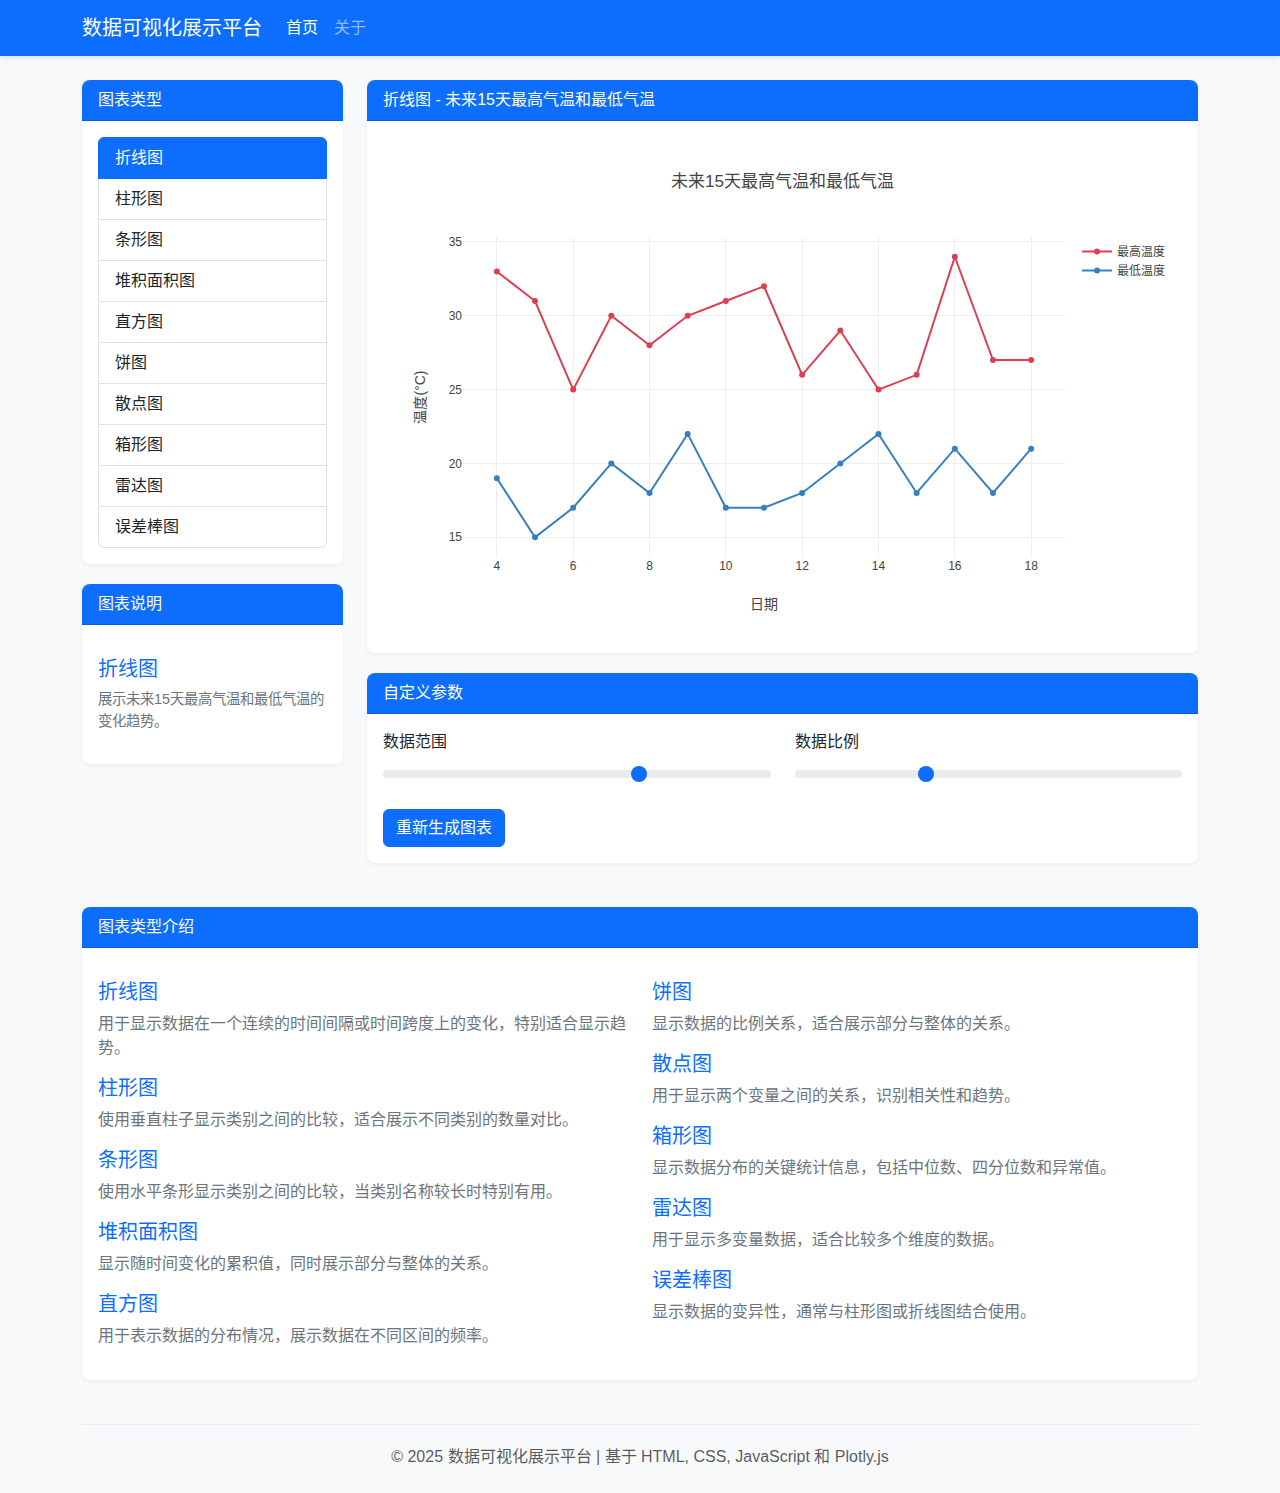
<file: index.html>
<!DOCTYPE html>
<html lang="zh-CN">
<head>
    <meta charset="UTF-8">
    <meta name="viewport" content="width=device-width, initial-scale=1.0">
    <title>数据可视化展示平台</title>
    <!-- 引入Bootstrap CSS -->
    <link href="https://cdn.jsdelivr.net/npm/bootstrap@5.1.3/dist/css/bootstrap.min.css" rel="stylesheet">
    <!-- 引入Plotly.js -->
    <script src="https://cdn.plot.ly/plotly-latest.min.js"></script>
    <!-- 引入自定义CSS -->
    <link rel="stylesheet" href="style.css">
</head>
<body>
    <nav class="navbar navbar-expand-lg navbar-dark bg-primary">
        <div class="container">
            <a class="navbar-brand" href="#">数据可视化展示平台</a>
            <button class="navbar-toggler" type="button" data-bs-toggle="collapse" data-bs-target="#navbarNav">
                <span class="navbar-toggler-icon"></span>
            </button>
            <div class="collapse navbar-collapse" id="navbarNav">
                <ul class="navbar-nav">
                    <li class="nav-item">
                        <a class="nav-link active" href="#">首页</a>
                    </li>
                    <li class="nav-item">
                        <a class="nav-link" href="#about">关于</a>
                    </li>
                </ul>
            </div>
        </div>
    </nav>

    <div class="container mt-4">
        <div class="row">
            <div class="col-md-3">
                <div class="card">
                    <div class="card-header bg-primary text-white">
                        图表类型
                    </div>
                    <div class="card-body">
                        <div class="list-group">
                            <button class="list-group-item list-group-item-action active" data-chart-type="line">折线图</button>
                            <button class="list-group-item list-group-item-action" data-chart-type="bar">柱形图</button>
                            <button class="list-group-item list-group-item-action" data-chart-type="barh">条形图</button>
                            <button class="list-group-item list-group-item-action" data-chart-type="area">堆积面积图</button>
                            <button class="list-group-item list-group-item-action" data-chart-type="histogram">直方图</button>
                            <button class="list-group-item list-group-item-action" data-chart-type="pie">饼图</button>
                            <button class="list-group-item list-group-item-action" data-chart-type="scatter">散点图</button>
                            <button class="list-group-item list-group-item-action" data-chart-type="box">箱形图</button>
                            <button class="list-group-item list-group-item-action" data-chart-type="radar">雷达图</button>
                            <button class="list-group-item list-group-item-action" data-chart-type="errorbar">误差棒图</button>
                        </div>
                    </div>
                </div>

                <div class="card mt-3">
                    <div class="card-header bg-primary text-white">
                        图表说明
                    </div>
                    <div class="card-body">
                        <div id="chart-description">
                            <h5>折线图</h5>
                            <p>展示未来15天最高气温和最低气温的变化趋势。</p>
                        </div>
                    </div>
                </div>
            </div>

            <div class="col-md-9">
                <div class="card">
                    <div class="card-header bg-primary text-white">
                        <span id="chart-title">折线图 - 未来15天最高气温和最低气温</span>
                    </div>
                    <div class="card-body">
                        <div id="chart-container"></div>
                    </div>
                </div>

                <div class="card mt-3">
                    <div class="card-header bg-primary text-white">
                        自定义参数
                    </div>
                    <div class="card-body">
                        <div class="row mb-3">
                            <div class="col-md-6">
                                <label for="data-range" class="form-label">数据范围</label>
                                <input type="range" class="form-range" id="data-range" min="5" max="20" value="15">
                            </div>
                            <div class="col-md-6">
                                <label for="data-scale" class="form-label">数据比例</label>
                                <input type="range" class="form-range" id="data-scale" min="0.5" max="2" step="0.1" value="1">
                            </div>
                        </div>
                        <button id="generate-btn" class="btn btn-primary">重新生成图表</button>
                    </div>
                </div>
            </div>
        </div>

        <div class="row mt-4">
            <div class="col-12">
                <div class="card">
                    <div class="card-header bg-primary text-white">
                        图表类型介绍
                    </div>
                    <div class="card-body">
                        <div class="row">
                            <div class="col-md-6">
                                <h5>折线图</h5>
                                <p>用于显示数据在一个连续的时间间隔或时间跨度上的变化，特别适合显示趋势。</p>
                                
                                <h5>柱形图</h5>
                                <p>使用垂直柱子显示类别之间的比较，适合展示不同类别的数量对比。</p>
                                
                                <h5>条形图</h5>
                                <p>使用水平条形显示类别之间的比较，当类别名称较长时特别有用。</p>
                                
                                <h5>堆积面积图</h5>
                                <p>显示随时间变化的累积值，同时展示部分与整体的关系。</p>
                                
                                <h5>直方图</h5>
                                <p>用于表示数据的分布情况，展示数据在不同区间的频率。</p>
                            </div>
                            <div class="col-md-6">
                                <h5>饼图</h5>
                                <p>显示数据的比例关系，适合展示部分与整体的关系。</p>
                                
                                <h5>散点图</h5>
                                <p>用于显示两个变量之间的关系，识别相关性和趋势。</p>
                                
                                <h5>箱形图</h5>
                                <p>显示数据分布的关键统计信息，包括中位数、四分位数和异常值。</p>
                                
                                <h5>雷达图</h5>
                                <p>用于显示多变量数据，适合比较多个维度的数据。</p>
                                
                                <h5>误差棒图</h5>
                                <p>显示数据的变异性，通常与柱形图或折线图结合使用。</p>
                            </div>
                        </div>
                    </div>
                </div>
            </div>
        </div>

        <footer class="mt-4 mb-4 text-center text-muted">
            <p>&copy; 2025 数据可视化展示平台 | 基于 HTML, CSS, JavaScript 和 Plotly.js</p>
        </footer>
    </div>

    <!-- 引入Bootstrap JS -->
    <script src="https://cdn.jsdelivr.net/npm/bootstrap@5.1.3/dist/js/bootstrap.bundle.min.js"></script>
    <!-- 引入jQuery -->
    <script src="https://cdn.jsdelivr.net/npm/jquery@3.6.0/dist/jquery.min.js"></script>
    <!-- 引入自定义JS -->
    <script src="script.js"></script>
</body>
</html>
</file>
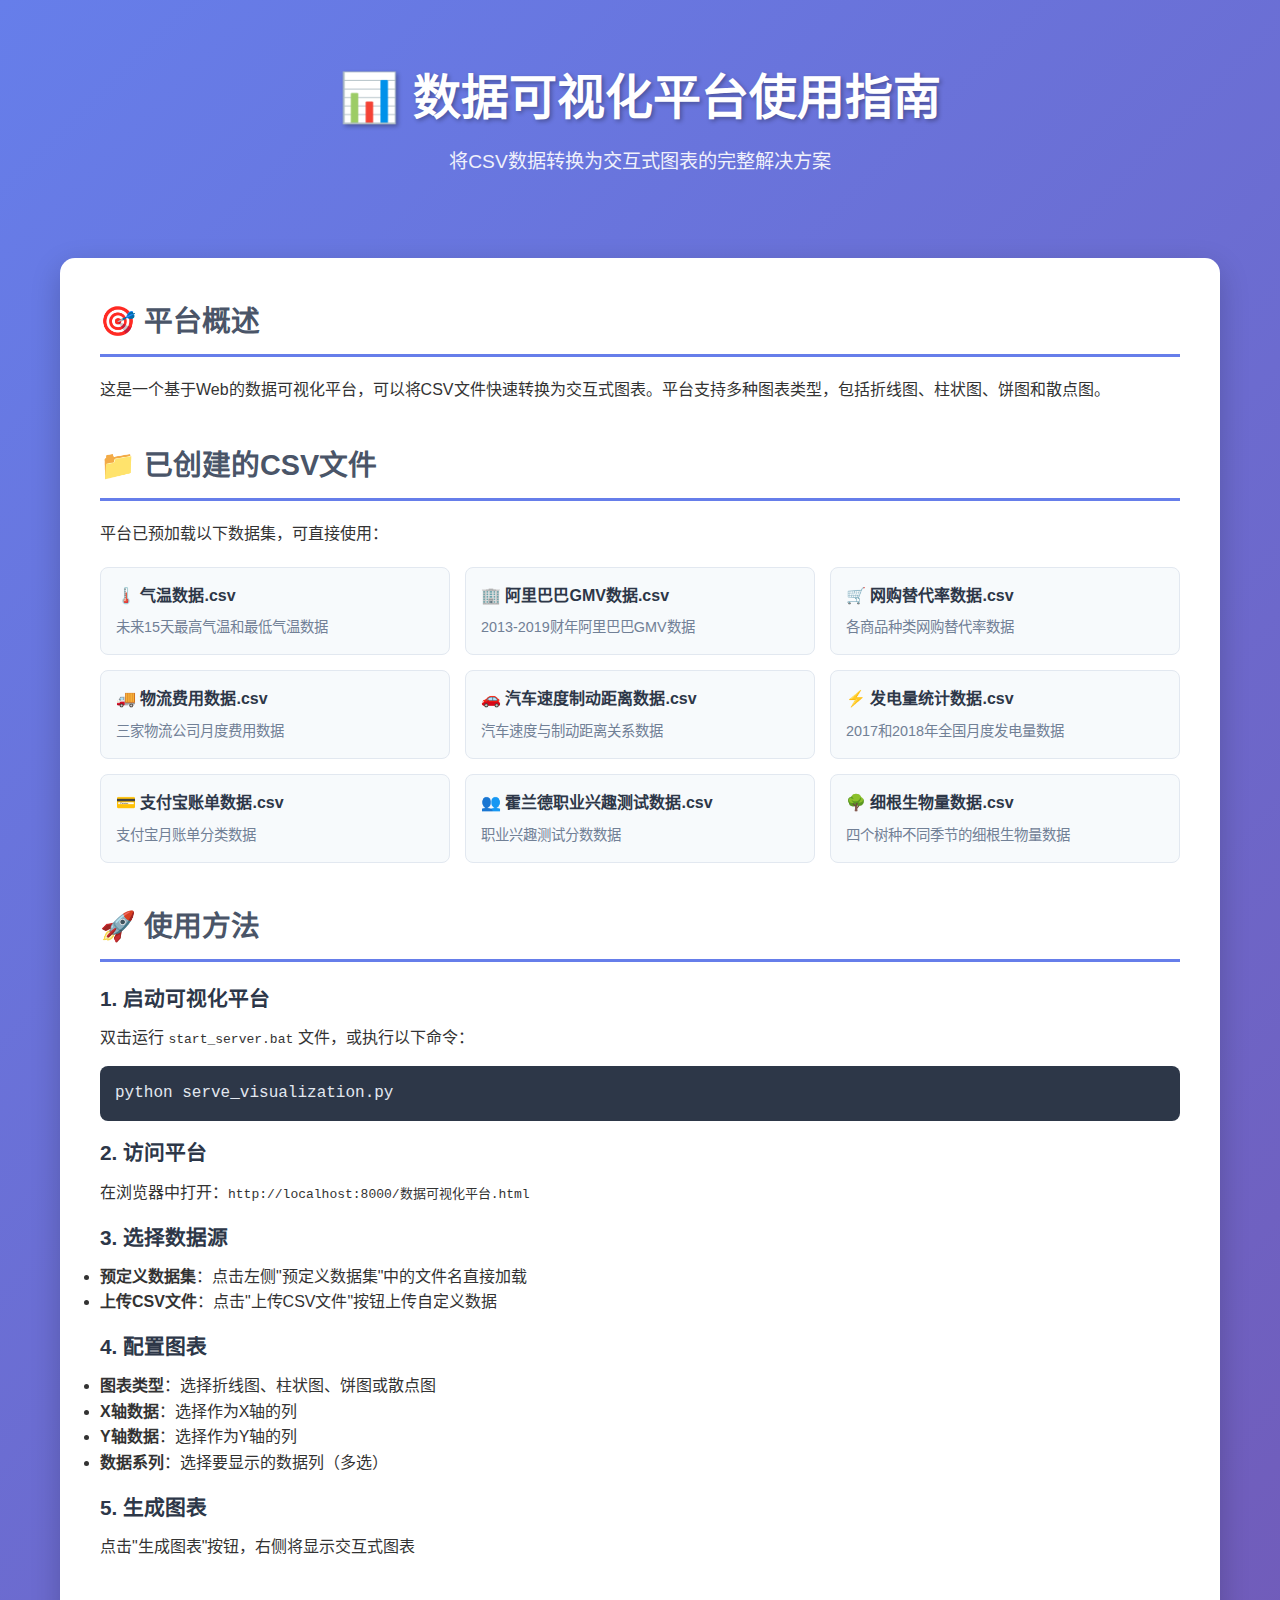
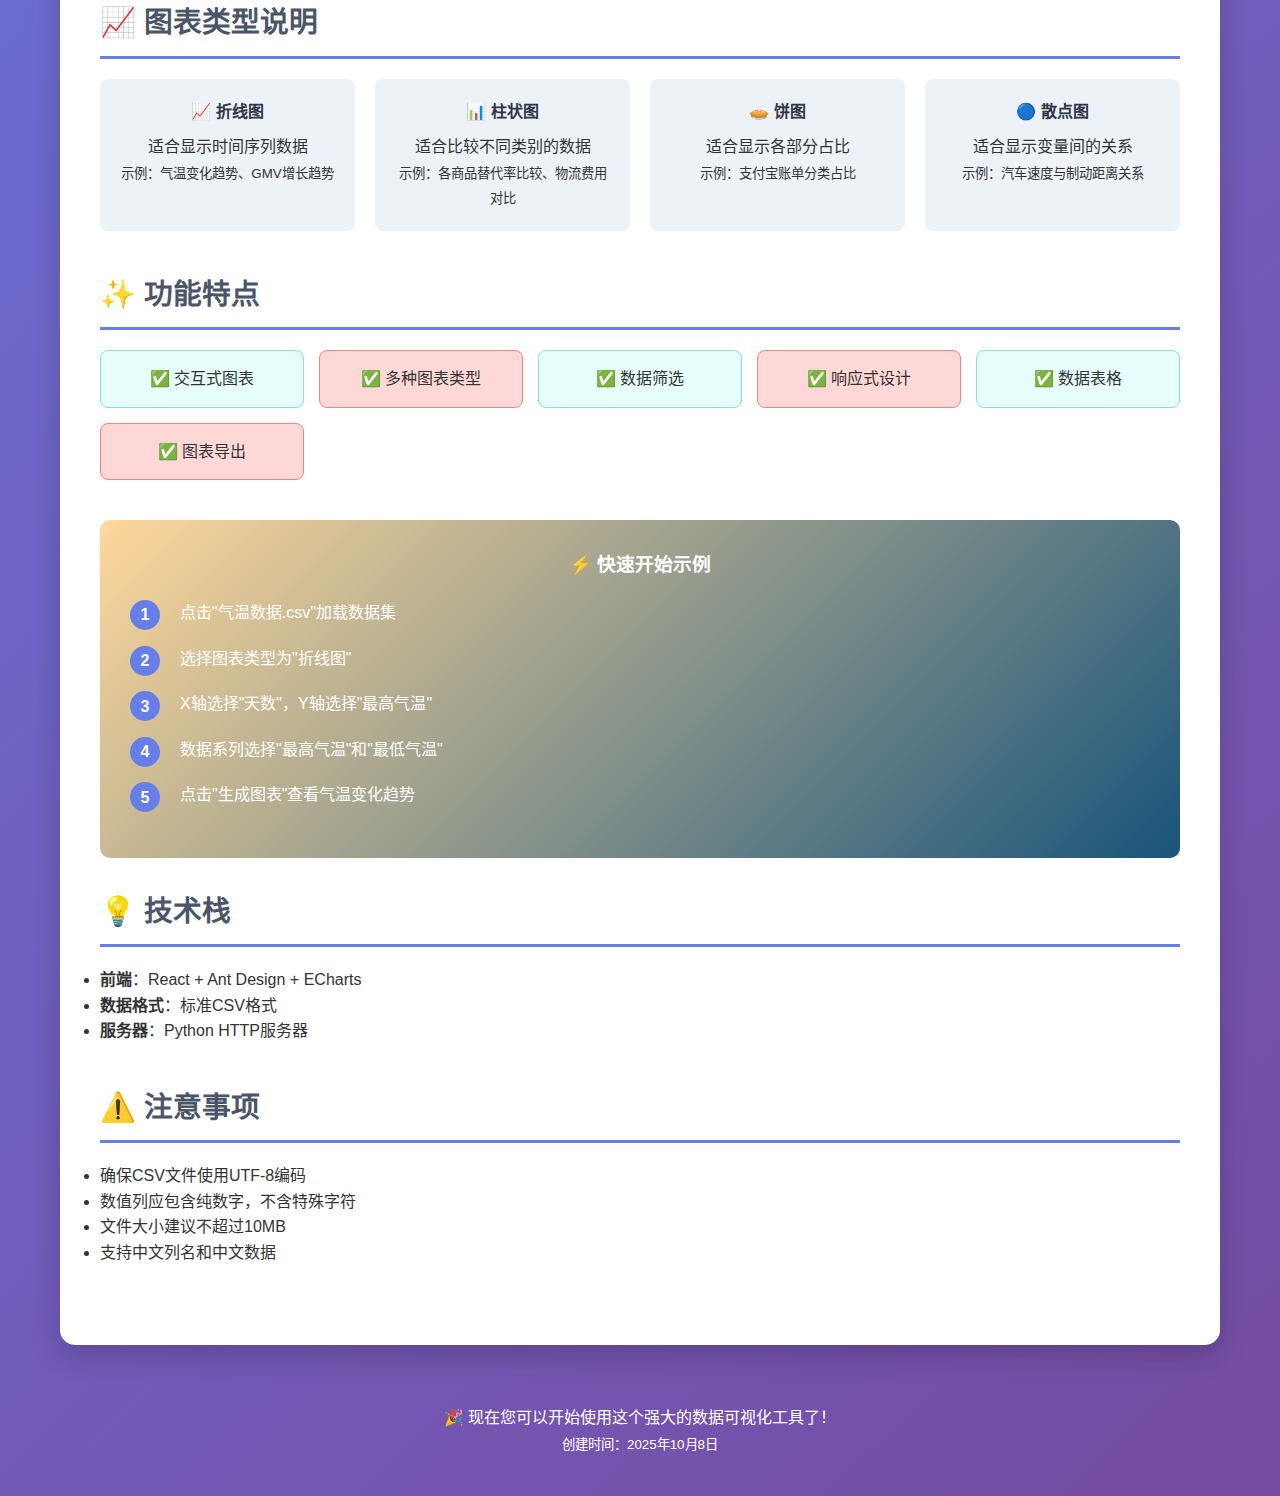
<file: 可视化平台使用指南.html>
<!DOCTYPE html>
<html lang="zh-CN">
<head>
    <meta charset="UTF-8">
    <meta name="viewport" content="width=device-width, initial-scale=1.0">
    <title>数据可视化平台使用指南</title>
    <style>
        * {
            margin: 0;
            padding: 0;
            box-sizing: border-box;
        }
        
        body {
            font-family: 'Segoe UI', Tahoma, Geneva, Verdana, sans-serif;
            line-height: 1.6;
            color: #333;
            background: linear-gradient(135deg, #667eea 0%, #764ba2 100%);
            min-height: 100vh;
        }
        
        .container {
            max-width: 1200px;
            margin: 0 auto;
            padding: 20px;
        }
        
        .header {
            text-align: center;
            color: white;
            margin-bottom: 40px;
            padding: 40px 0;
        }
        
        .header h1 {
            font-size: 3rem;
            margin-bottom: 10px;
            text-shadow: 2px 2px 4px rgba(0,0,0,0.3);
        }
        
        .header p {
            font-size: 1.2rem;
            opacity: 0.9;
        }
        
        .content {
            background: white;
            border-radius: 15px;
            box-shadow: 0 10px 30px rgba(0,0,0,0.2);
            padding: 40px;
            margin-bottom: 30px;
        }
        
        .section {
            margin-bottom: 40px;
        }
        
        .section h2 {
            color: #4a5568;
            border-bottom: 3px solid #667eea;
            padding-bottom: 10px;
            margin-bottom: 20px;
            font-size: 1.8rem;
        }
        
        .section h3 {
            color: #2d3748;
            margin: 15px 0 10px 0;
            font-size: 1.3rem;
        }
        
        .file-grid {
            display: grid;
            grid-template-columns: repeat(auto-fit, minmax(300px, 1fr));
            gap: 15px;
            margin: 20px 0;
        }
        
        .file-card {
            background: #f7fafc;
            border: 1px solid #e2e8f0;
            border-radius: 8px;
            padding: 15px;
            transition: transform 0.3s ease, box-shadow 0.3s ease;
        }
        
        .file-card:hover {
            transform: translateY(-2px);
            box-shadow: 0 5px 15px rgba(0,0,0,0.1);
        }
        
        .file-card h4 {
            color: #2d3748;
            margin-bottom: 8px;
        }
        
        .file-card p {
            color: #718096;
            font-size: 0.9rem;
        }
        
        .step-list {
            list-style-type: none;
            counter-reset: step-counter;
        }
        
        .step-list li {
            counter-increment: step-counter;
            margin-bottom: 20px;
            padding-left: 50px;
            position: relative;
        }
        
        .step-list li:before {
            content: counter(step-counter);
            background: #667eea;
            color: white;
            width: 30px;
            height: 30px;
            border-radius: 50%;
            display: flex;
            align-items: center;
            justify-content: center;
            position: absolute;
            left: 0;
            top: 0;
            font-weight: bold;
        }
        
        .chart-types {
            display: grid;
            grid-template-columns: repeat(auto-fit, minmax(250px, 1fr));
            gap: 20px;
            margin: 20px 0;
        }
        
        .chart-type {
            background: #edf2f7;
            padding: 20px;
            border-radius: 8px;
            text-align: center;
        }
        
        .chart-type h4 {
            color: #2d3748;
            margin-bottom: 10px;
        }
        
        .feature-grid {
            display: grid;
            grid-template-columns: repeat(auto-fit, minmax(200px, 1fr));
            gap: 15px;
            margin: 20px 0;
        }
        
        .feature {
            background: #e6fffa;
            border: 1px solid #81e6d9;
            border-radius: 8px;
            padding: 15px;
            text-align: center;
        }
        
        .feature:nth-child(even) {
            background: #fed7d7;
            border-color: #fc8181;
        }
        
        .code-block {
            background: #2d3748;
            color: #e2e8f0;
            padding: 15px;
            border-radius: 8px;
            margin: 15px 0;
            font-family: 'Courier New', monospace;
            overflow-x: auto;
        }
        
        .quick-start {
            background: linear-gradient(135deg, #ffd89b 0%, #19547b 100%);
            color: white;
            padding: 30px;
            border-radius: 10px;
            margin: 30px 0;
        }
        
        .quick-start h3 {
            color: white;
            text-align: center;
            margin-bottom: 20px;
        }
        
        .footer {
            text-align: center;
            color: white;
            padding: 20px;
            margin-top: 40px;
        }
        
        @media (max-width: 768px) {
            .header h1 {
                font-size: 2rem;
            }
            
            .content {
                padding: 20px;
            }
            
            .file-grid, .chart-types, .feature-grid {
                grid-template-columns: 1fr;
            }
        }
    </style>
</head>
<body>
    <div class="container">
        <div class="header">
            <h1>📊 数据可视化平台使用指南</h1>
            <p>将CSV数据转换为交互式图表的完整解决方案</p>
        </div>
        
        <div class="content">
            <div class="section">
                <h2>🎯 平台概述</h2>
                <p>这是一个基于Web的数据可视化平台，可以将CSV文件快速转换为交互式图表。平台支持多种图表类型，包括折线图、柱状图、饼图和散点图。</p>
            </div>
            
            <div class="section">
                <h2>📁 已创建的CSV文件</h2>
                <p>平台已预加载以下数据集，可直接使用：</p>
                
                <div class="file-grid">
                    <div class="file-card">
                        <h4>🌡️ 气温数据.csv</h4>
                        <p>未来15天最高气温和最低气温数据</p>
                    </div>
                    <div class="file-card">
                        <h4>🏢 阿里巴巴GMV数据.csv</h4>
                        <p>2013-2019财年阿里巴巴GMV数据</p>
                    </div>
                    <div class="file-card">
                        <h4>🛒 网购替代率数据.csv</h4>
                        <p>各商品种类网购替代率数据</p>
                    </div>
                    <div class="file-card">
                        <h4>🚚 物流费用数据.csv</h4>
                        <p>三家物流公司月度费用数据</p>
                    </div>
                    <div class="file-card">
                        <h4>🚗 汽车速度制动距离数据.csv</h4>
                        <p>汽车速度与制动距离关系数据</p>
                    </div>
                    <div class="file-card">
                        <h4>⚡ 发电量统计数据.csv</h4>
                        <p>2017和2018年全国月度发电量数据</p>
                    </div>
                    <div class="file-card">
                        <h4>💳 支付宝账单数据.csv</h4>
                        <p>支付宝月账单分类数据</p>
                    </div>
                    <div class="file-card">
                        <h4>👥 霍兰德职业兴趣测试数据.csv</h4>
                        <p>职业兴趣测试分数数据</p>
                    </div>
                    <div class="file-card">
                        <h4>🌳 细根生物量数据.csv</h4>
                        <p>四个树种不同季节的细根生物量数据</p>
                    </div>
                </div>
            </div>
            
            <div class="section">
                <h2>🚀 使用方法</h2>
                
                <h3>1. 启动可视化平台</h3>
                <p>双击运行 <code>start_server.bat</code> 文件，或执行以下命令：</p>
                <div class="code-block">python serve_visualization.py</div>
                
                <h3>2. 访问平台</h3>
                <p>在浏览器中打开：<code>http://localhost:8000/数据可视化平台.html</code></p>
                
                <h3>3. 选择数据源</h3>
                <ul>
                    <li><strong>预定义数据集</strong>：点击左侧"预定义数据集"中的文件名直接加载</li>
                    <li><strong>上传CSV文件</strong>：点击"上传CSV文件"按钮上传自定义数据</li>
                </ul>
                
                <h3>4. 配置图表</h3>
                <ul>
                    <li><strong>图表类型</strong>：选择折线图、柱状图、饼图或散点图</li>
                    <li><strong>X轴数据</strong>：选择作为X轴的列</li>
                    <li><strong>Y轴数据</strong>：选择作为Y轴的列</li>
                    <li><strong>数据系列</strong>：选择要显示的数据列（多选）</li>
                </ul>
                
                <h3>5. 生成图表</h3>
                <p>点击"生成图表"按钮，右侧将显示交互式图表</p>
            </div>
            
            <div class="section">
                <h2>📈 图表类型说明</h2>
                
                <div class="chart-types">
                    <div class="chart-type">
                        <h4>📈 折线图</h4>
                        <p>适合显示时间序列数据</p>
                        <p><small>示例：气温变化趋势、GMV增长趋势</small></p>
                    </div>
                    <div class="chart-type">
                        <h4>📊 柱状图</h4>
                        <p>适合比较不同类别的数据</p>
                        <p><small>示例：各商品替代率比较、物流费用对比</small></p>
                    </div>
                    <div class="chart-type">
                        <h4>🥧 饼图</h4>
                        <p>适合显示各部分占比</p>
                        <p><small>示例：支付宝账单分类占比</small></p>
                    </div>
                    <div class="chart-type">
                        <h4>🔵 散点图</h4>
                        <p>适合显示变量间的关系</p>
                        <p><small>示例：汽车速度与制动距离关系</small></p>
                    </div>
                </div>
            </div>
            
            <div class="section">
                <h2>✨ 功能特点</h2>
                
                <div class="feature-grid">
                    <div class="feature">✅ 交互式图表</div>
                    <div class="feature">✅ 多种图表类型</div>
                    <div class="feature">✅ 数据筛选</div>
                    <div class="feature">✅ 响应式设计</div>
                    <div class="feature">✅ 数据表格</div>
                    <div class="feature">✅ 图表导出</div>
                </div>
            </div>
            
            <div class="quick-start">
                <h3>⚡ 快速开始示例</h3>
                <ol class="step-list">
                    <li>点击"气温数据.csv"加载数据集</li>
                    <li>选择图表类型为"折线图"</li>
                    <li>X轴选择"天数"，Y轴选择"最高气温"</li>
                    <li>数据系列选择"最高气温"和"最低气温"</li>
                    <li>点击"生成图表"查看气温变化趋势</li>
                </ol>
            </div>
            
            <div class="section">
                <h2>💡 技术栈</h2>
                <ul>
                    <li><strong>前端</strong>：React + Ant Design + ECharts</li>
                    <li><strong>数据格式</strong>：标准CSV格式</li>
                    <li><strong>服务器</strong>：Python HTTP服务器</li>
                </ul>
            </div>
            
            <div class="section">
                <h2>⚠️ 注意事项</h2>
                <ul>
                    <li>确保CSV文件使用UTF-8编码</li>
                    <li>数值列应包含纯数字，不含特殊字符</li>
                    <li>文件大小建议不超过10MB</li>
                    <li>支持中文列名和中文数据</li>
                </ul>
            </div>
        </div>
        
        <div class="footer">
            <p>🎉 现在您可以开始使用这个强大的数据可视化工具了！</p>
            <p><small>创建时间：2025年10月8日</small></p>
        </div>
    </div>
</body>
</html>
</file>
<file: style.css>
body {
    font-family: 'Microsoft YaHei', sans-serif;
    background-color: #f8f9fa;
}

.navbar {
    box-shadow: 0 2px 4px rgba(0, 0, 0, 0.1);
}

.card {
    box-shadow: 0 2px 4px rgba(0, 0, 0, 0.05);
    border-radius: 8px;
    border: none;
    margin-bottom: 20px;
}

.card-header {
    border-top-left-radius: 8px !important;
    border-top-right-radius: 8px !important;
}

.list-group-item {
    cursor: pointer;
    transition: all 0.2s ease;
}

.list-group-item:hover {
    background-color: #f0f0f0;
}

.list-group-item.active {
    background-color: #0d6efd;
    border-color: #0d6efd;
}

#chart-container {
    min-height: 500px;
    width: 100%;
}

footer {
    border-top: 1px solid #e9ecef;
    padding-top: 20px;
    margin-top: 30px;
}

.btn-primary {
    background-color: #0d6efd;
    border-color: #0d6efd;
    transition: all 0.3s ease;
}

.btn-primary:hover {
    background-color: #0b5ed7;
    border-color: #0a58ca;
    transform: translateY(-2px);
    box-shadow: 0 4px 8px rgba(0, 0, 0, 0.1);
}

/* 图表说明样式 */
#chart-description {
    font-size: 0.9rem;
}

#chart-description h5 {
    color: #0d6efd;
    margin-bottom: 8px;
}

/* 图表类型介绍样式 */
.card-body h5 {
    color: #0d6efd;
    margin-top: 16px;
    margin-bottom: 8px;
}

.card-body p {
    color: #6c757d;
    margin-bottom: 16px;
}

/* 响应式调整 */
@media (max-width: 768px) {
    #chart-container {
        min-height: 300px;
    }
}
</file>
